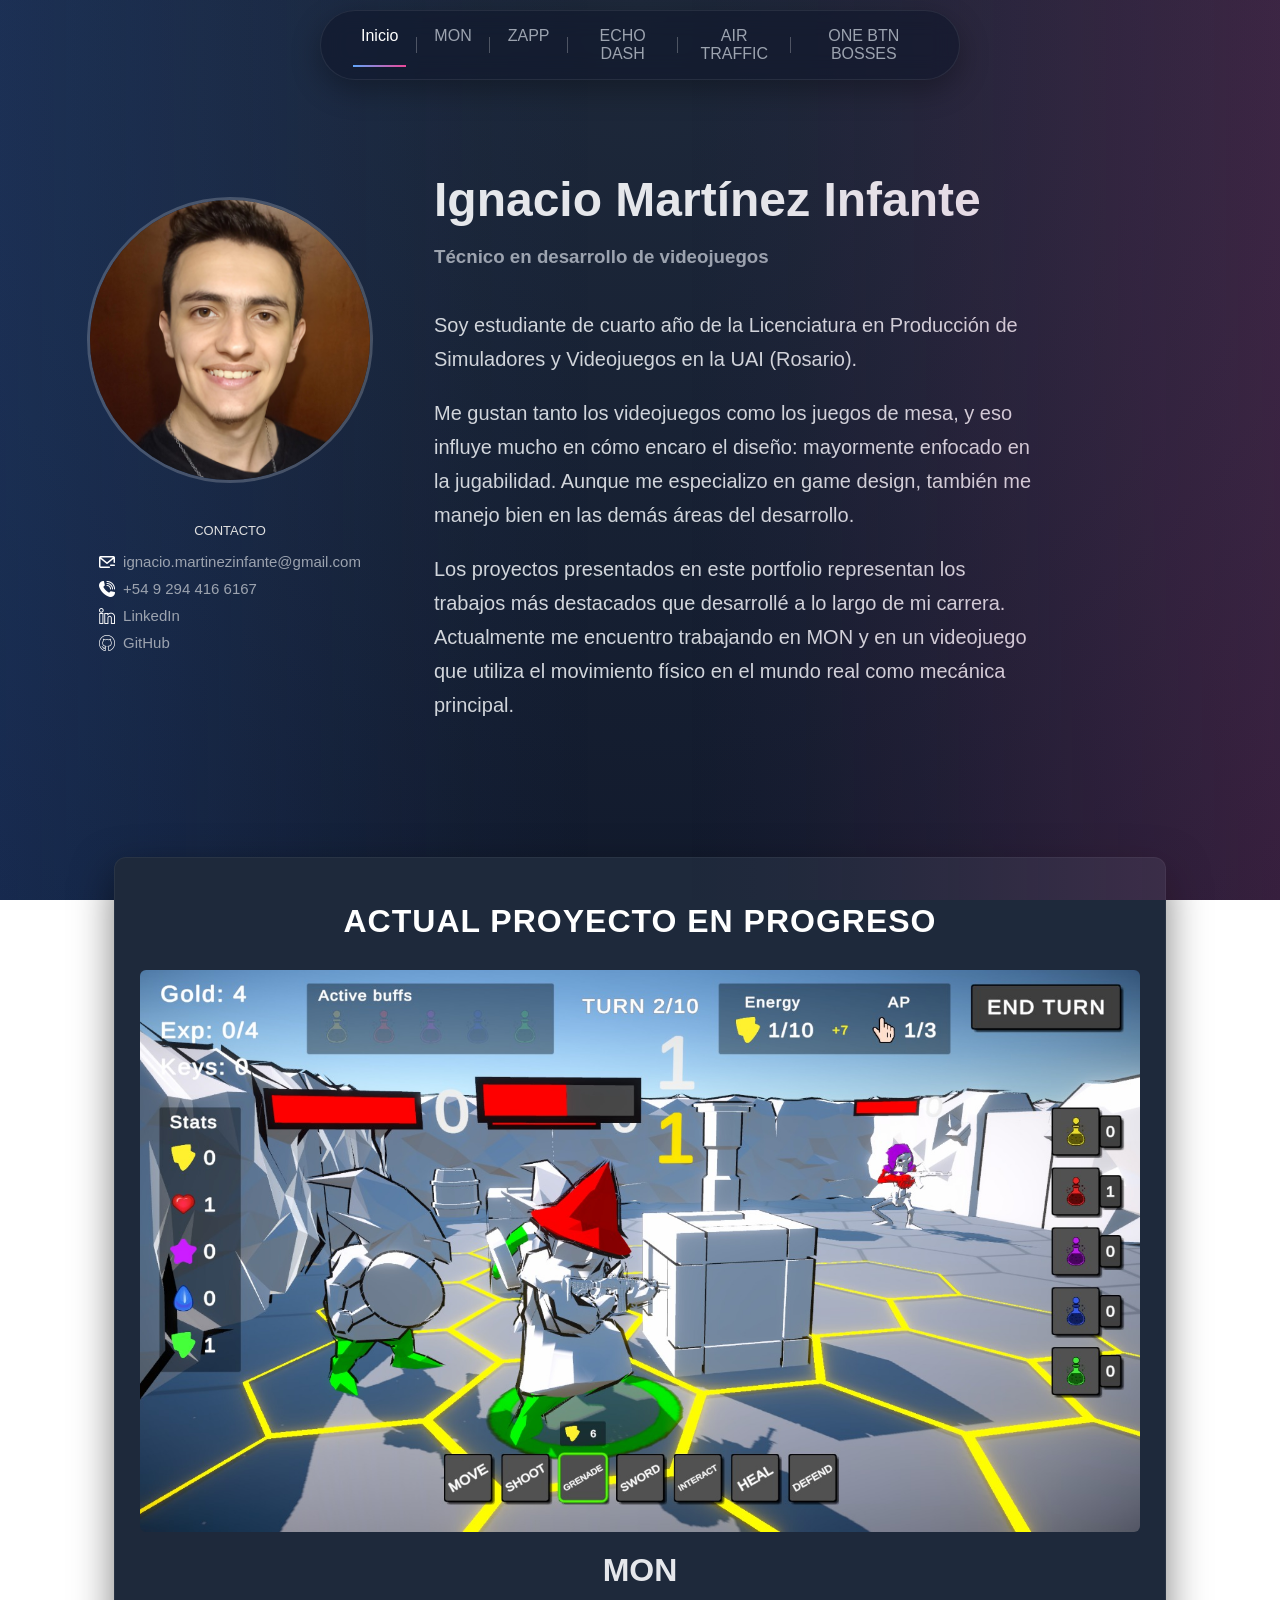
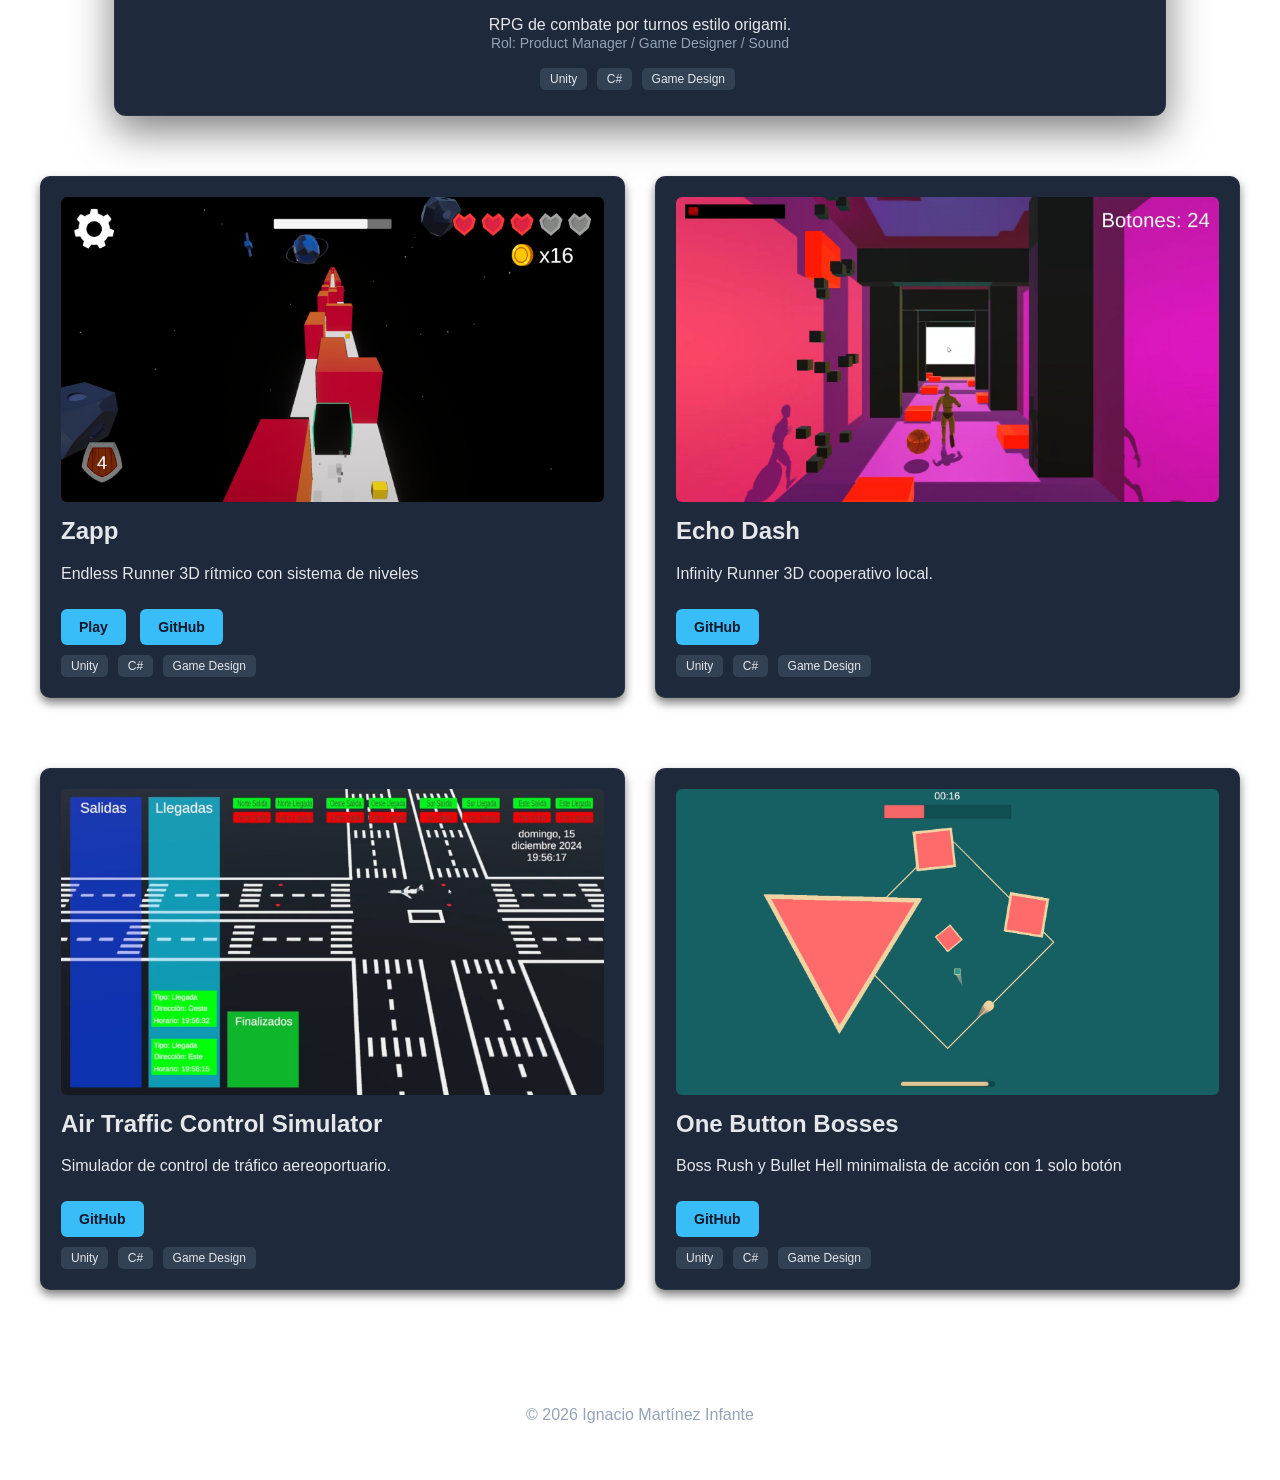
<file: index.html>
<!DOCTYPE html>
<html>

<header class="navbar">

  <nav class="nav-right">
    <a href="index.html">Inicio</a>
    <a href="mon.html">MON</a>
    <a href="zapp.html">ZAPP</a>
    <a href="echodash.html">ECHO DASH</a>
    <a href="airtraffic.html">AIR TRAFFIC</a>
    <a href="onebtnbosses.html">ONE BTN BOSSES</a>
  </nav>

</header>

<head>
  <meta charset="UTF-8">
  <title>Ignacio Martínez Infante | Game Designer</title>
  <link rel="stylesheet" href="style.css">
</head>

<body>

<section class="profile">

  <div class="profile-container">

  <!-- IZQUIERDA -->
  <div class="profile-left">
    <img src="./images/foto perfil.png" class="foto-perfil" alt="Foto de Ignacio">

    <div class="contacto">
      <span>Contacto</span>

      <p>
        <img src="./icons/email.png" class="icono">
        ignacio.martinezinfante@gmail.com
      </p>

      <p>
        <img src="./icons/telefono.png" class="icono">
        +54 9 294 416 6167
      </p>

      <a href="https://www.linkedin.com/in/ignacio-martinez-infante-5350ba330/" target="_blank">
        <img src="./icons/linkedin.png" class="icono">
        LinkedIn
      </a>

      <a href="https://github.com/IgnacioMartinezInfante" target="_blank">
        <img src="./icons/github.png" class="icono">
        GitHub
      </a>
    </div>
  </div>

    <!-- DERECHA -->
    <div class="profile-right">
      <h1>Ignacio Martínez Infante</h1>
      <h3>Técnico en desarrollo de videojuegos</h3>

      <p>
        Soy estudiante de cuarto año de la Licenciatura en Producción de Simuladores y 
        Videojuegos en la UAI (Rosario).
      </p>
      <p>
      Me gustan tanto los videojuegos como los juegos de mesa, y eso influye mucho en 
      cómo encaro el diseño: mayormente enfocado en la jugabilidad. Aunque me especializo 
      en game design, también me manejo bien en las demás áreas del desarrollo.
      </p>
      <p>
        Los proyectos presentados en este portfolio representan los trabajos más destacados 
        que desarrollé a lo largo de mi carrera. Actualmente me encuentro trabajando en MON 
        y en un videojuego que utiliza el movimiento físico en el mundo real como mecánica 
        principal.
      </p>
    </div>

  </div>

</section>
<!-- MON -->
<section class="featured">

  <h2 class="featured-title">Actual proyecto en progreso</h2>
  <div class="project-video" data-video="p3_F_MoiJwk">
    <img src="./images/mon.jpg.jpeg" alt="MON gameplay">
    <div class="video-overlay">
      <div class="play-button">▶ Play</div>
    </div>
  </div>

  <h2>MON</h2>
  <p>
RPG de combate por turnos estilo origami.<br>
<span class="role">Rol: Product Manager / Game Designer / Sound</span>
</p>

<div class="tags">
  <span>Unity</span>
  <span>C#</span>
  <span>Game Design</span>
</div>

</section>

<section class="projects">

  <!-- ZAPP -->
  <div class="project">

    <div class="project-video" data-video="TJqVdV2H6YE">
      <img src="./images/zapp.jpg.jpeg" alt="Zapp gameplay">
      <div class="video-overlay">
        <div class="play-button">▶ Play</div>
      </div>
    </div>

    <h2>Zapp</h2>
    <p>Endless Runner 3D rítmico con sistema de niveles</p>

    <div class="buttons">
      <a href="https://trickpoint-studio.itch.io/zapp/">Play</a>
      <a href="https://github.com/">GitHub</a>
    </div>

    <div class="tags">
  <span>Unity</span>
  <span>C#</span>
  <span>Game Design</span>
</div>

  </div>


  <!-- Echo Dash -->
  <div class="project">

    <div class="project-video" data-video="pD_UI7ppuJA">
      <img src="./images/echodash.jpg.jpeg" alt="Echo Dash gameplay">
      <div class="video-overlay">
        <div class="play-button">▶ Play</div>
      </div>
    </div>

    <h2>Echo Dash</h2>
    <p>Infinity Runner 3D cooperativo local.</p>

    <div class="buttons">
      <a href="https://github.com/">GitHub</a>
    </div>

    <div class="tags">
  <span>Unity</span>
  <span>C#</span>
  <span>Game Design</span>
</div>

  </div>


  <!-- Air Traffic -->
  <div class="project">

    <div class="project-video" data-video="PeXHP9LTN0c">
      <img src="./images/airtraffic.jpg.jpeg" alt="Air Traffic Control Simulator">
      <div class="video-overlay">
        <div class="play-button">▶ Play</div>
      </div>
    </div>

    <h2>Air Traffic Control Simulator</h2>
    <p>Simulador de control de tráfico aereoportuario.</p>

    <div class="buttons">
      <a href="https://github.com/">GitHub</a>
    </div>

    <div class="tags">
  <span>Unity</span>
  <span>C#</span>
  <span>Game Design</span>
</div>

  </div>

  <!-- Onne Button Bosses -->
  <div class="project">

    <div class="project-video" data-video="hSX-S9ooyG8">
      <img src="./images/One Button Bosses.jpg.jpeg" alt="One Button Bosses gameplay">
      <div class="video-overlay">
        <div class="play-button">▶</div>
      </div>
    </div>

    <h2>One Button Bosses</h2>
    <p>Boss Rush y Bullet Hell minimalista de acción con 1 solo botón</p>

    <div class="buttons">
      <a href="https://github.com/">GitHub</a>
    </div>

    <div class="tags">
  <span>Unity</span>
  <span>C#</span>
  <span>Game Design</span>
</div>

  </div>

</section>

<footer>
  <p>© 2026 Ignacio Martínez Infante</p>
</footer>

<script src="script.js"></script>

</body>
</html>
</file>
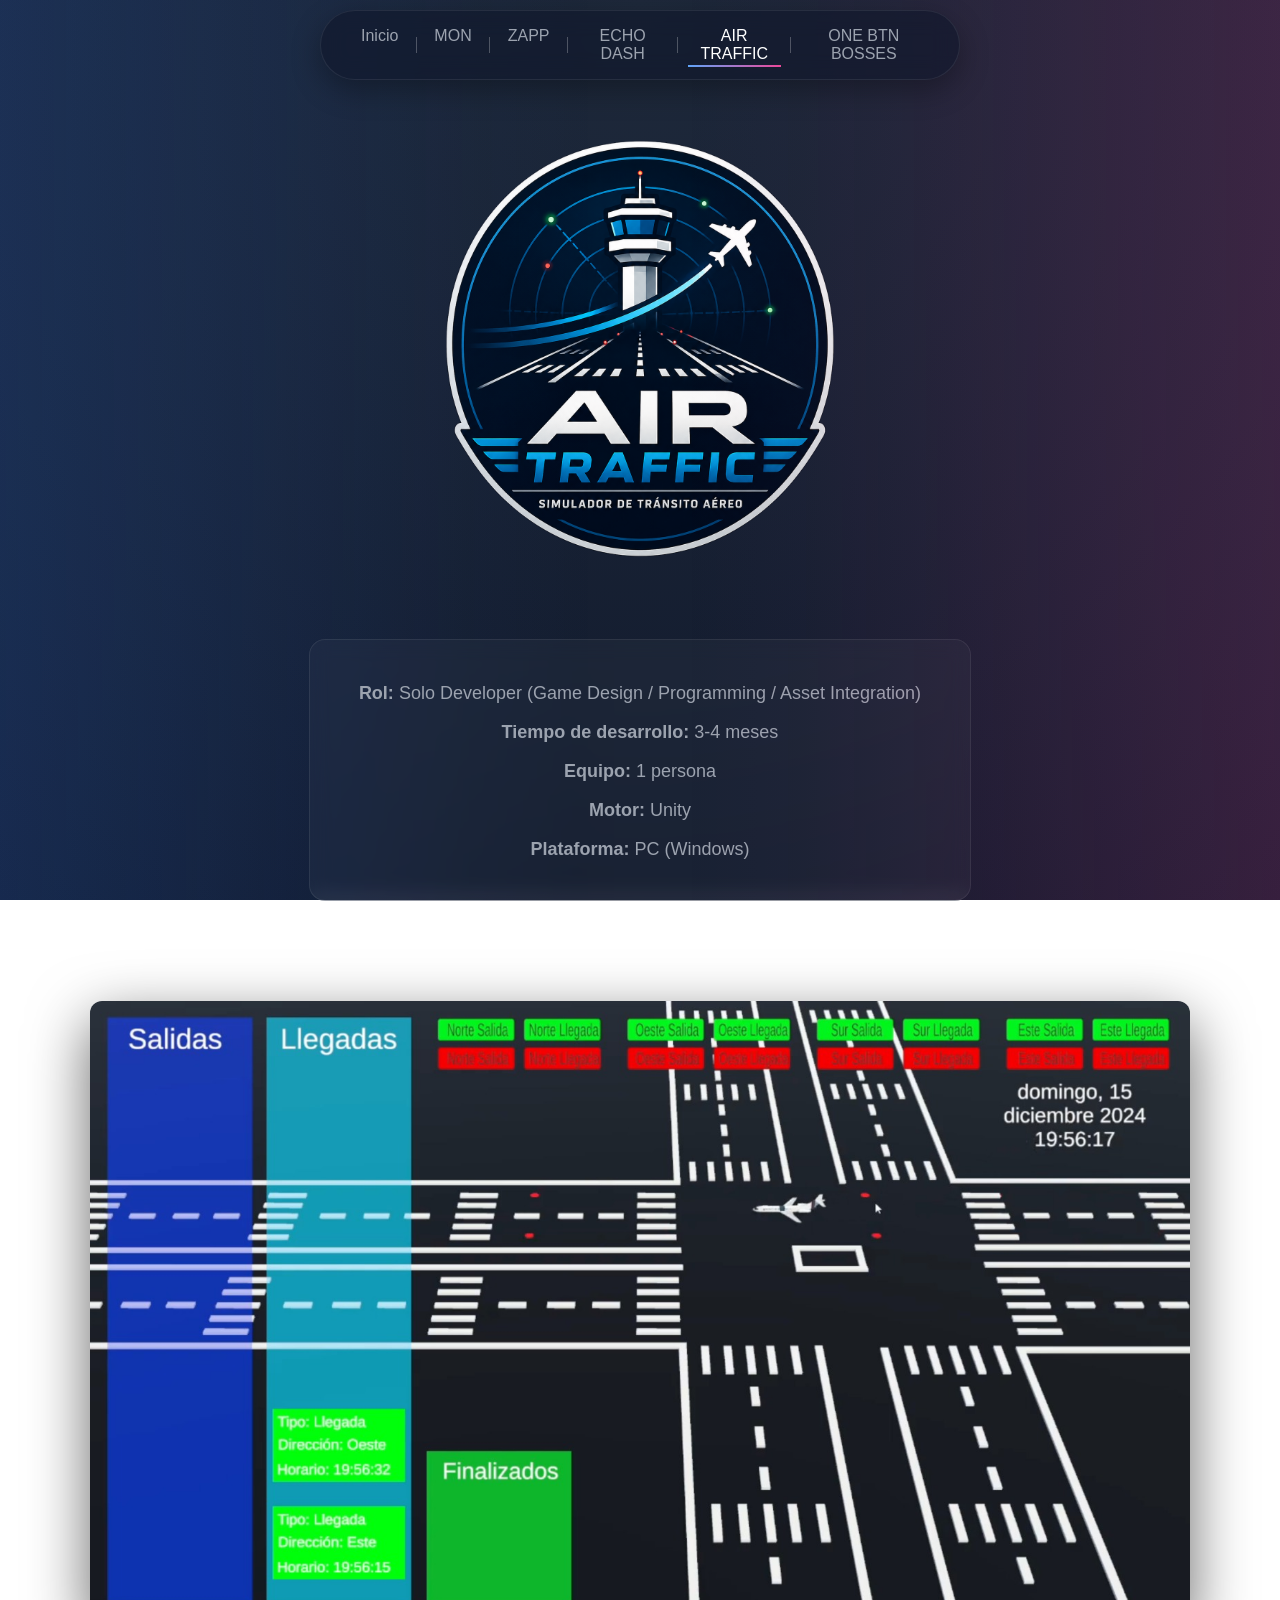
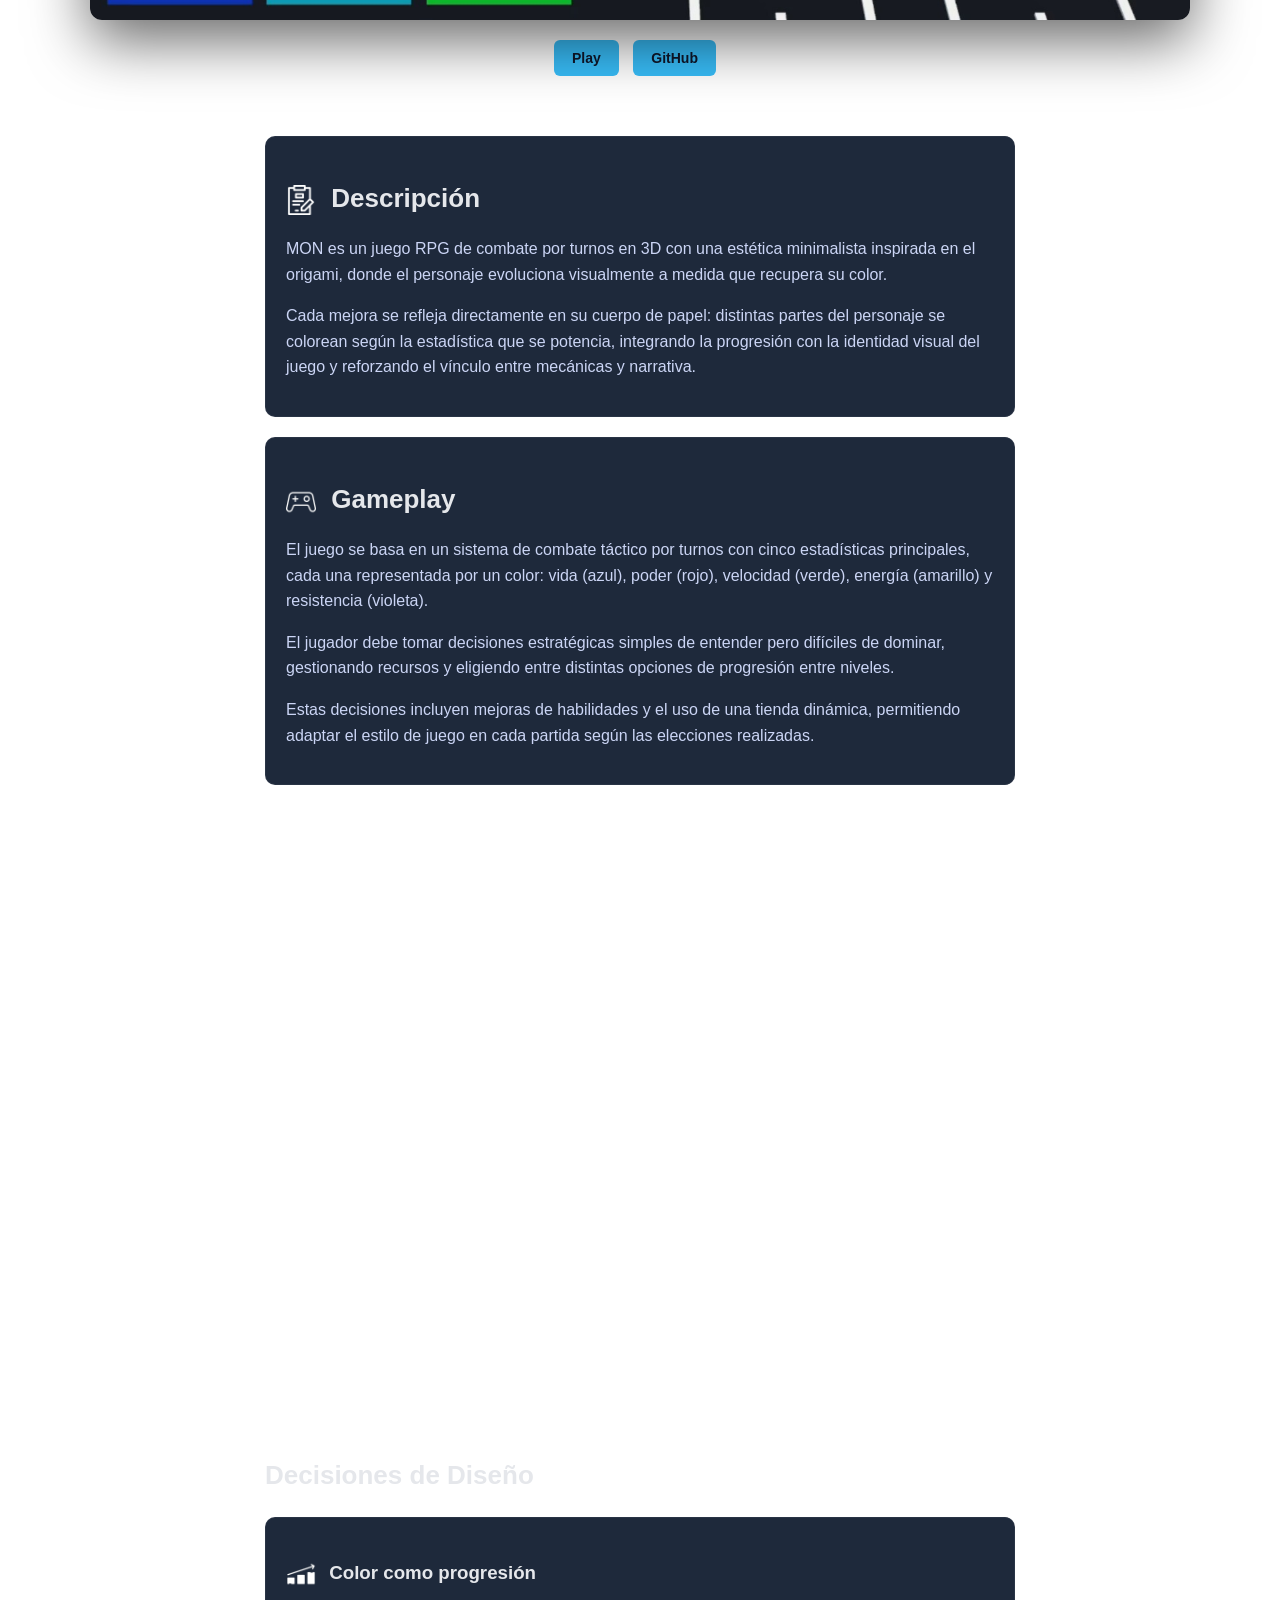
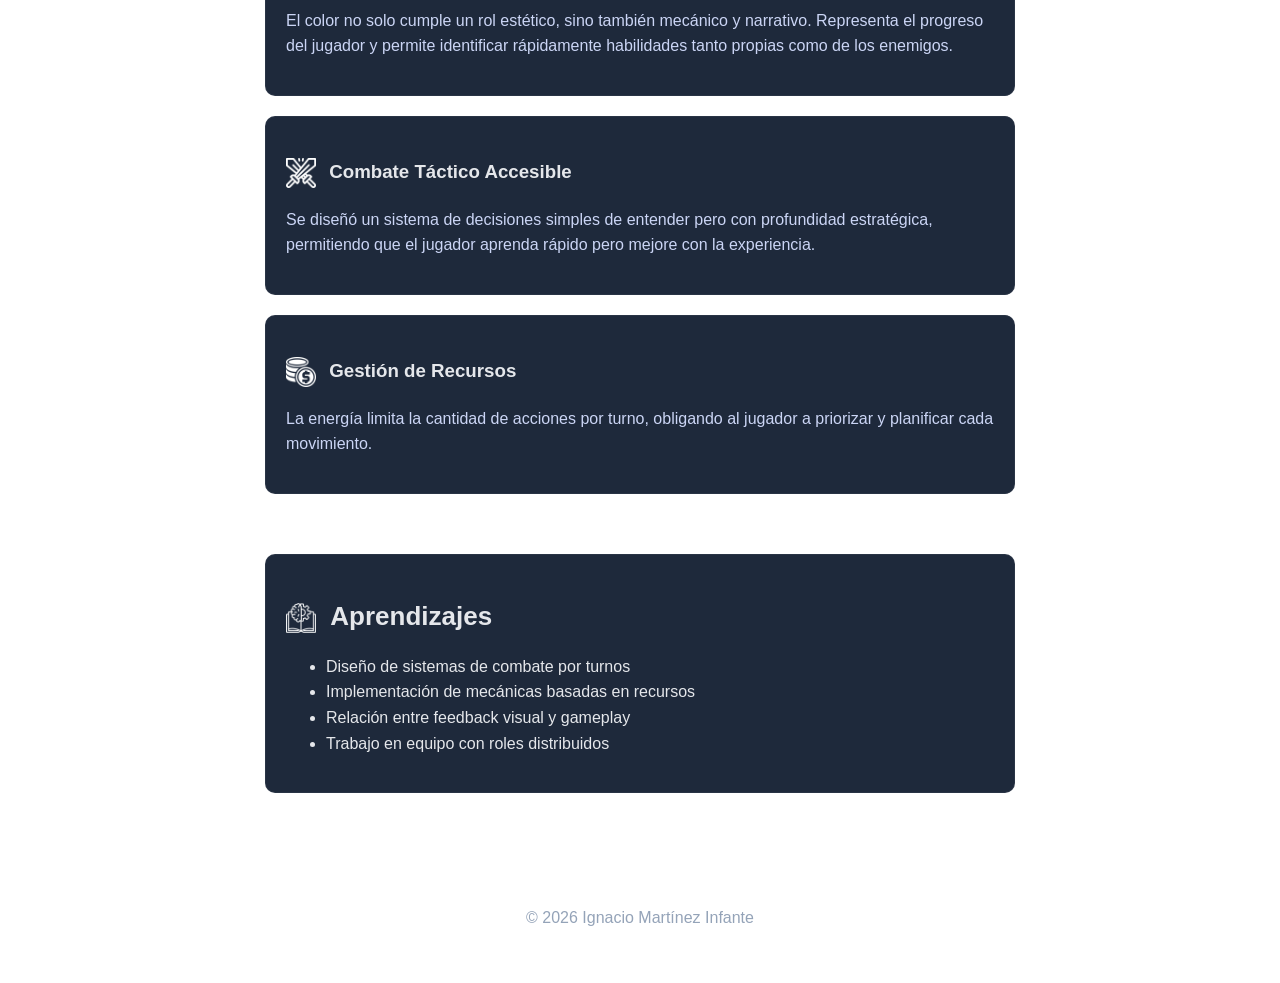
<file: airtraffic.html>
<!DOCTYPE html>
<html>

<header class="navbar">

  <nav class="nav-right">
    <a href="index.html">Inicio</a>
    <a href="mon.html">MON</a>
    <a href="zapp.html">ZAPP</a>
    <a href="echodash.html">ECHO DASH</a>
    <a href="airtraffic.html">AIR TRAFFIC</a>
    <a href="onebtnbosses.html">ONE BTN BOSSES</a>
  </nav>

</header>

<head>
  <meta charset="UTF-8">
  <meta name="viewport" content="width=device-width, initial-scale=1.0">
  <title>MON | Ignacio Martínez Infante</title>
  <link rel="stylesheet" href="style.css">
</head>

<body>

<header>

<img src="./images/air traffic logo.png" class="hero-logo" alt="" style="margin-top: -90px; width: 450px;">

  <div class="project-info" style="margin-top: 10px;">
  <p><strong>Rol:</strong> Solo Developer (Game Design / Programming / Asset Integration)</p>
  <p><strong>Tiempo de desarrollo:</strong> 3-4 meses</p>
  <p><strong>Equipo:</strong> 1 persona</p>
  <p><strong>Motor:</strong> Unity</p>
  <p><strong>Plataforma:</strong> PC (Windows)</p>
</div>
</header>

<!-- VIDEO GRANDE -->
<section class="project-page">

  <div class="project-video" data-video="PeXHP9LTN0c">
    <img src="./images/airtraffic.jpg.jpeg" alt="Air Traffic Control Simulator">
    <div class="video-overlay">
      <div class="play-button">▶ Play</div>
    </div>
  </div>

  <div class="buttons">
    <a href="#">Play</a>
    <a href="https://github.com/IgnacioMartinezInfante/Simuladores_Final" target="_blank" >GitHub</a>
  </div>

</section>

<!-- DESCRIPCIÓN -->
<section class="project-content">

  <div class="design-block">
  <h2>
    <img src="icons/descripcion.png" class="icon">
    Descripción
  </h2>
<p>
  MON es un juego RPG de combate por turnos en 3D con una estética minimalista inspirada en el origami,
  donde el personaje evoluciona visualmente a medida que recupera su color.
</p>

<p>
  Cada mejora se refleja directamente en su cuerpo de papel: distintas partes del personaje
  se colorean según la estadística que se potencia, integrando la progresión con la identidad visual
  del juego y reforzando el vínculo entre mecánicas y narrativa.
</p>
</div>

  <div class="design-block">
  <h2>
    <img src="icons/gameplay.png" class="icon">
    Gameplay
  </h2>
<p>
  El juego se basa en un sistema de combate táctico por turnos con cinco estadísticas principales,
  cada una representada por un color: vida (azul), poder (rojo), velocidad (verde),
  energía (amarillo) y resistencia (violeta).
</p>

<p>
  El jugador debe tomar decisiones estratégicas simples de entender pero difíciles de dominar,
  gestionando recursos y eligiendo entre distintas opciones de progresión entre niveles.
</p>

<p>
  Estas decisiones incluyen mejoras de habilidades y el uso de una tienda dinámica,
  permitiendo adaptar el estilo de juego en cada partida según las elecciones realizadas.
</p>
  </div>

</section>

<!-- IMÁGENES
<section class="project-gallery">

  <img src="./images/mon logo.jpg.jpeg">
  <img src="./images/mon play1.jpg.jpeg">
  <img src="./images/mon play2.jpg.jpeg">
  <img src="./images/mon store.jpg.jpeg">

</section>-->

<section class="project-gallery">

  <video autoplay muted loop playsinline>
    <source src="./videos/air traffic 1.mp4" type="video/mp4">
  </video>

  <video autoplay muted loop playsinline>
    <source src="./videos/air traffic 2.mp4" type="video/mp4">
  </video>

  <video autoplay muted loop playsinline>
    <source src="./videos/air traffic 3.mp4" type="video/mp4">
  </video>

  <video autoplay muted loop playsinline>
    <source src="./videos/air traffic 4.mp4" type="video/mp4">
  </video>

</section>

<!-- DECISIONES DE DISEÑO -->
<section class="project-content">

  <h2>Decisiones de Diseño</h2>

<div class="design-block">

 <h3>
  <img src="icons/progreso.png" class="icon">
  Color como progresión
</h3>
  <p>
    El color no solo cumple un rol estético, sino también mecánico y narrativo.
    Representa el progreso del jugador y permite identificar rápidamente habilidades
    tanto propias como de los enemigos.
  </p>
</div>

<div class="design-block">
  <h3> 
    <img src="icons/combate.png" class="icon">
    Combate Táctico Accesible 
  </h3>
  <p>
    Se diseñó un sistema de decisiones simples de entender pero con profundidad estratégica,
    permitiendo que el jugador aprenda rápido pero mejore con la experiencia.
  </p>
</div>

<div class="design-block">
  <h3>
    <img src="icons/recursos.png" class="icon"> 
    Gestión de Recursos</h3>
  <p>
    La energía limita la cantidad de acciones por turno, obligando al jugador a priorizar
    y planificar cada movimiento.
  </p>
</div>

</section>

<!-- APRENDIZAJES -->
<section class="project-content">

  <div class="design-block">
  <h2>
    <img src="icons/aprendizaje.png" class="icon">
    Aprendizajes
  </h2>
<ul>
  <li>Diseño de sistemas de combate por turnos</li>
  <li>Implementación de mecánicas basadas en recursos</li>
  <li>Relación entre feedback visual y gameplay</li>
  <li>Trabajo en equipo con roles distribuidos</li>
</ul>
  </div>

</section>

<footer>
  <p>© 2026 Ignacio Martínez Infante</p>
</footer>

<script src="script.js"></script>


<div id="lightbox" class="lightbox">

  <span class="prev">&#10094;</span>
  <span class="next">&#10095;</span>

  <img class="lightbox-content" id="lightbox-img">
  <video class="lightbox-content" id="lightbox-video" controls></video>

</div>

</body>
</html>
</file>
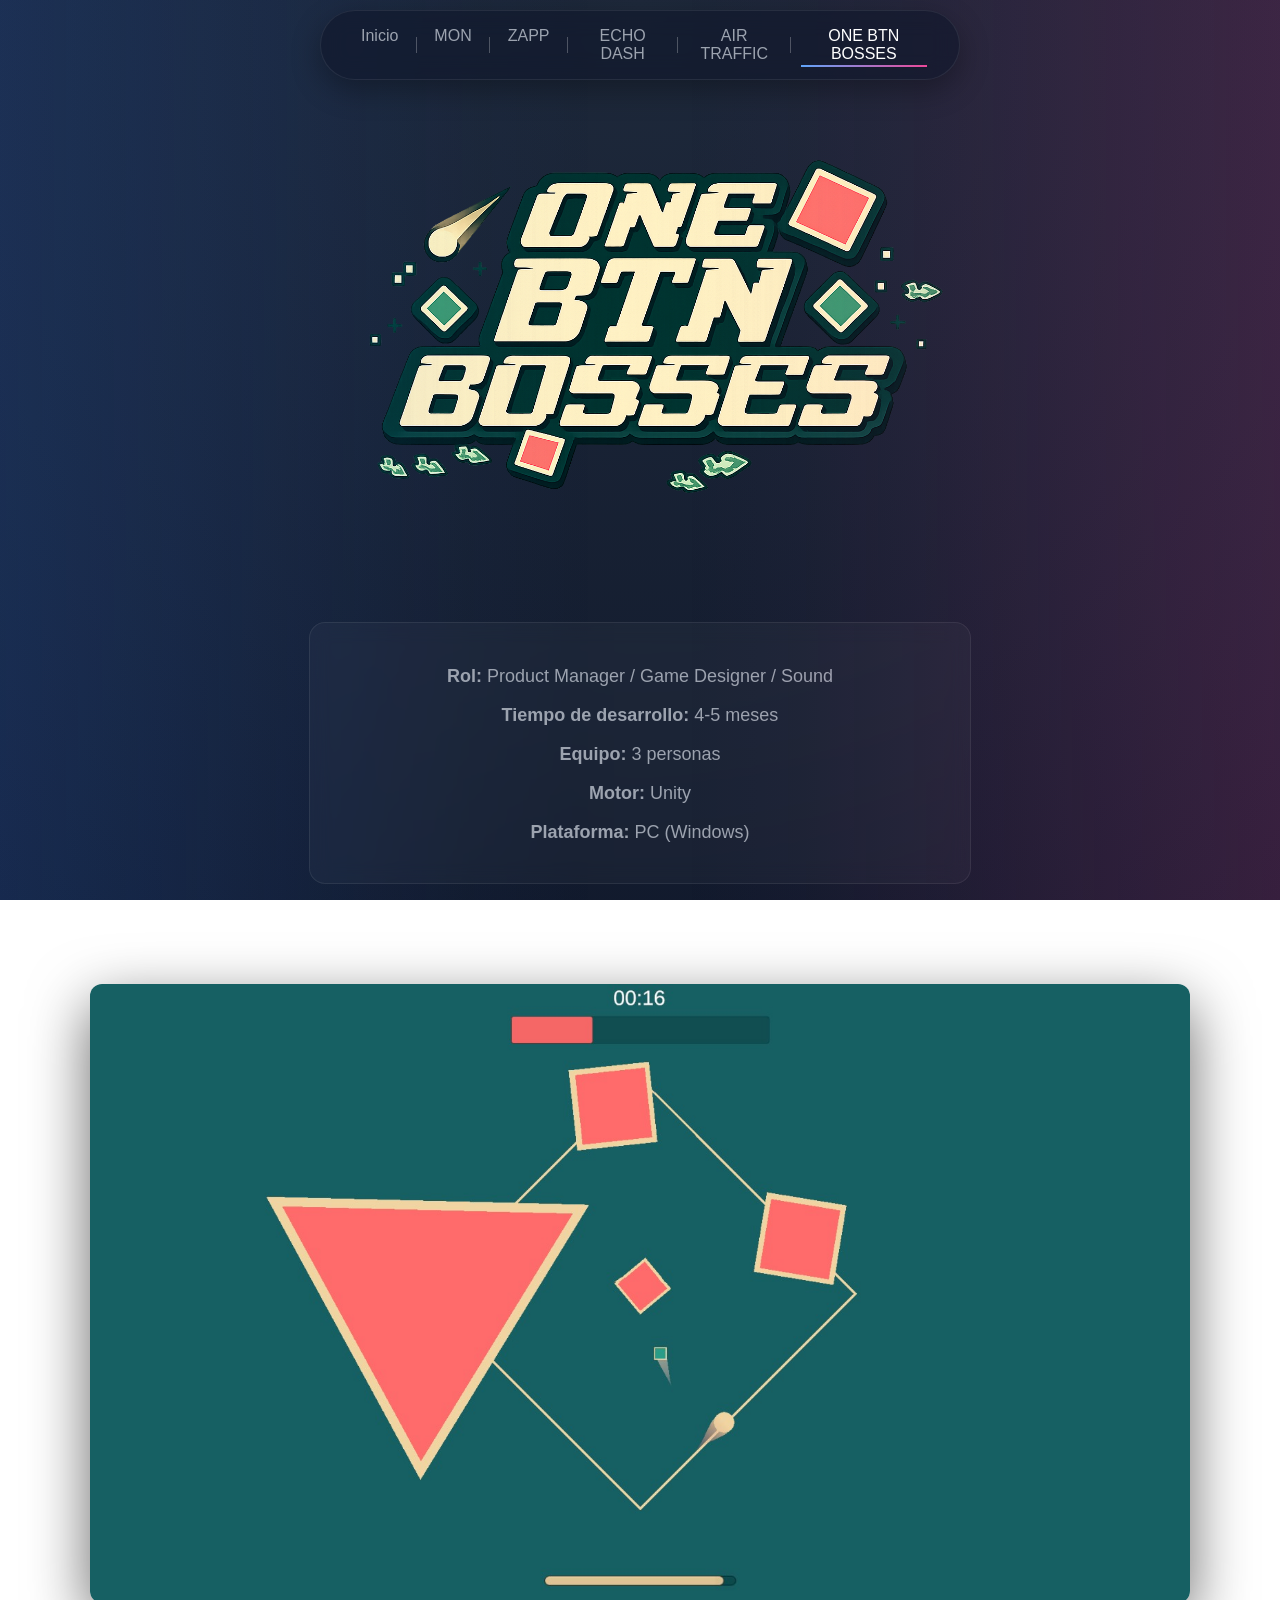
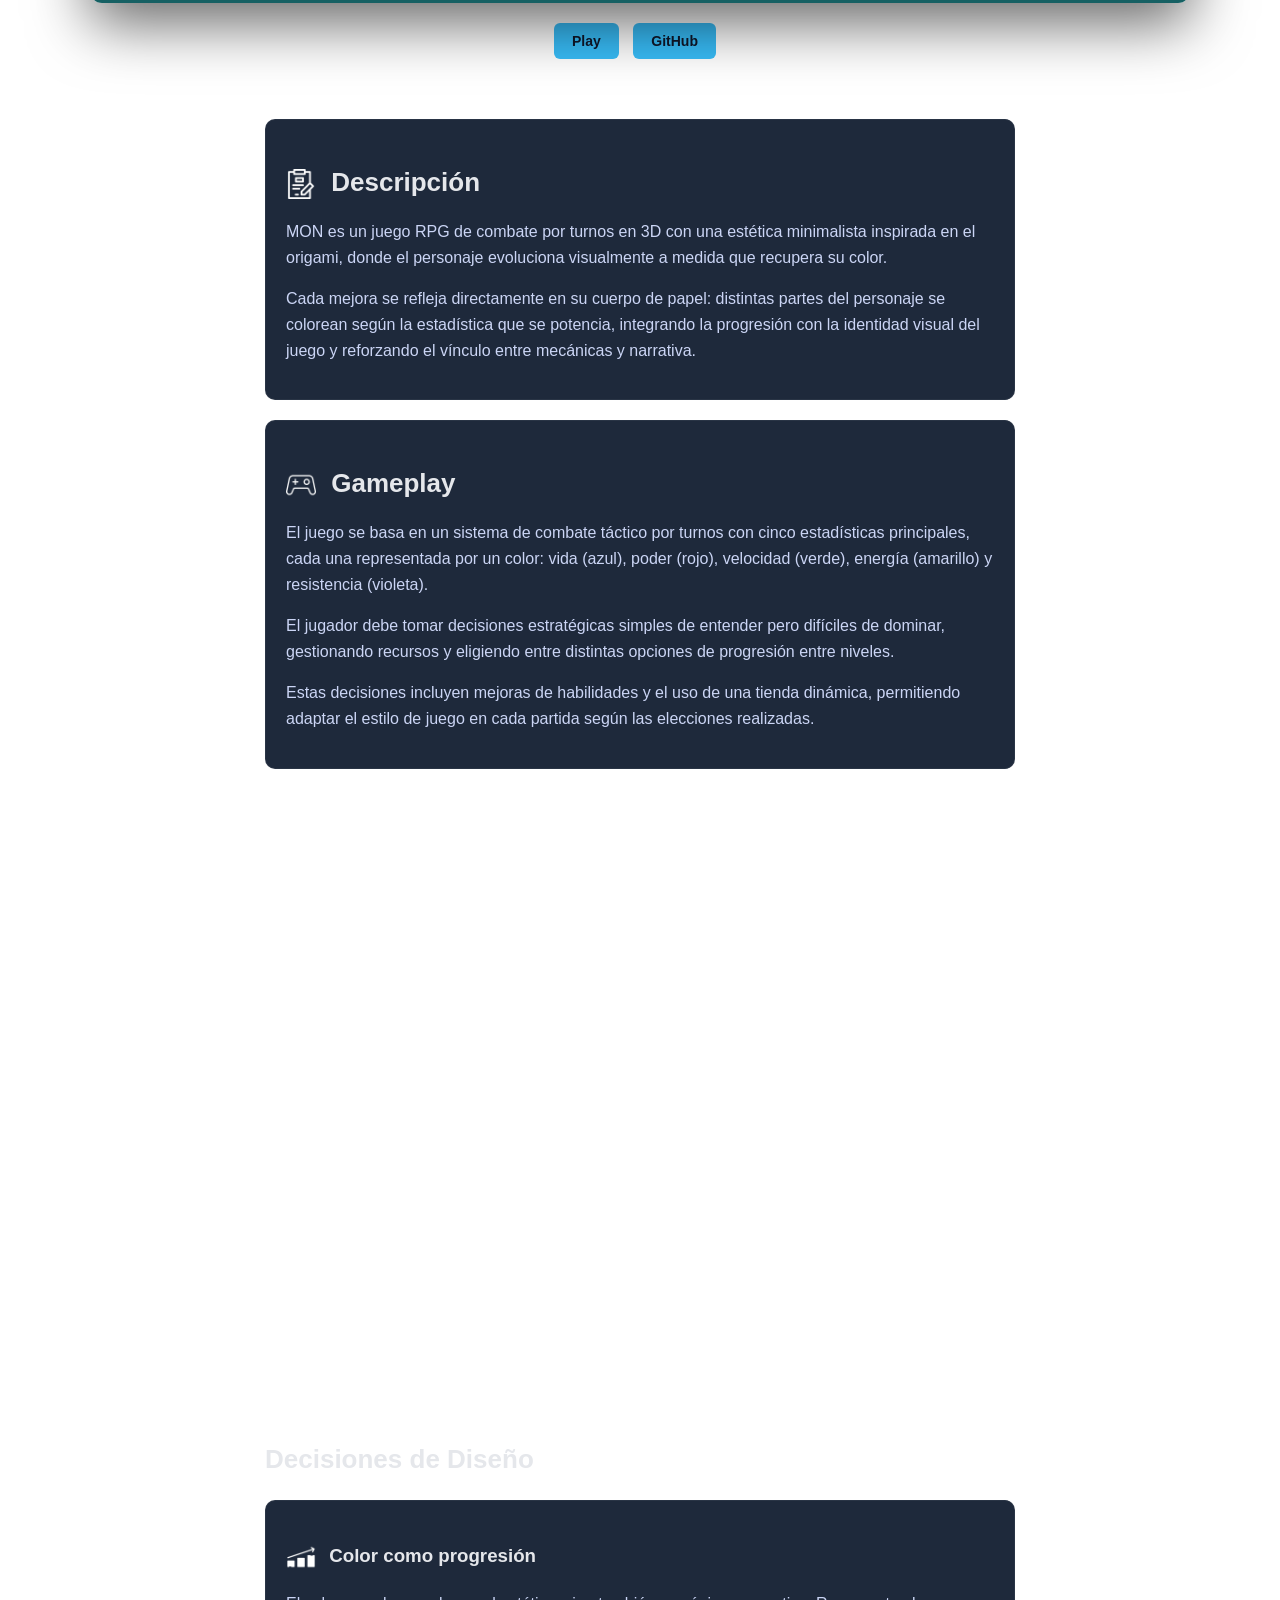
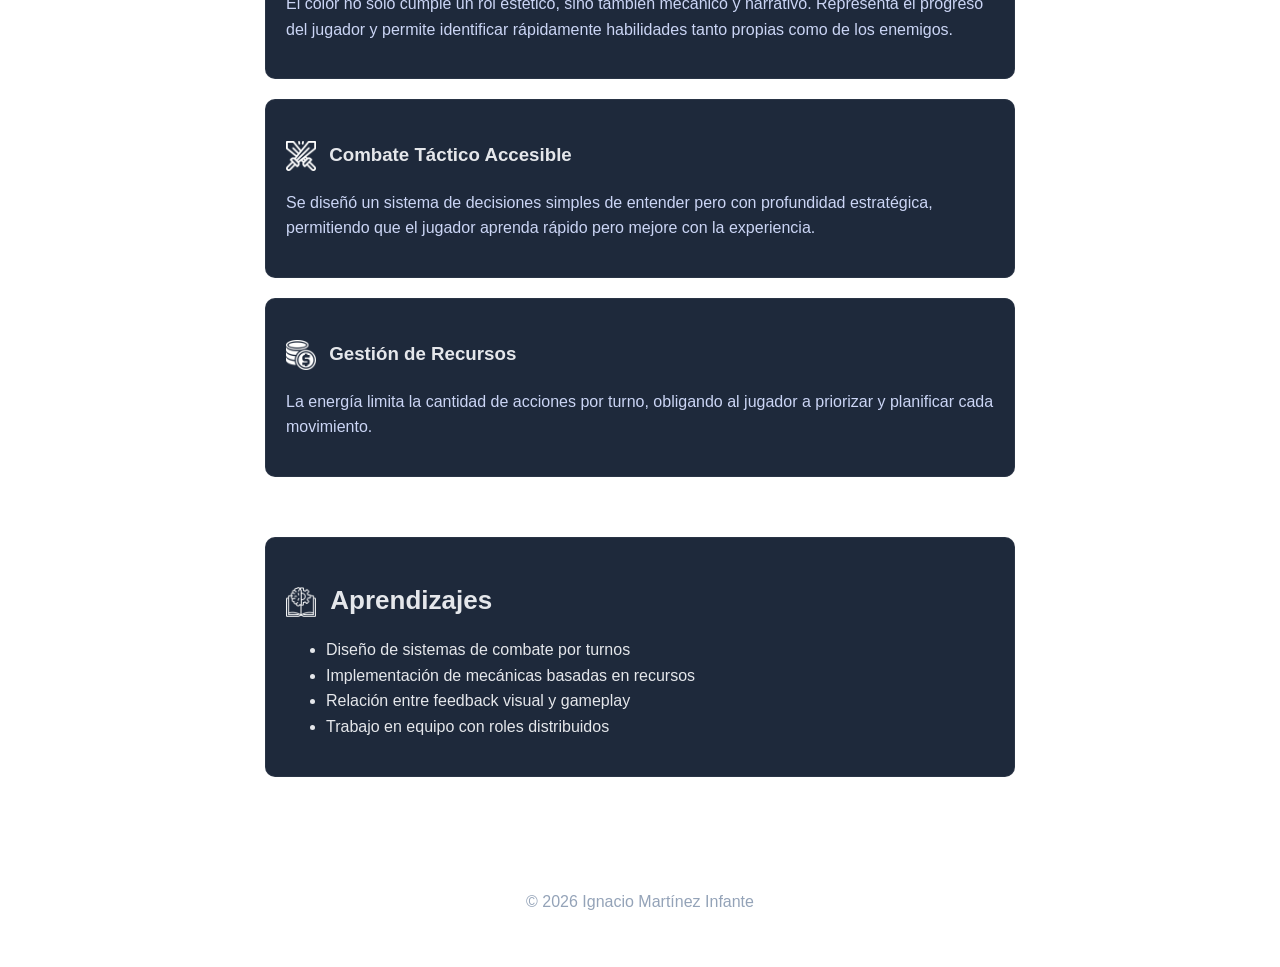
<file: onebtnbosses.html>
<!DOCTYPE html>
<html>

<header class="navbar">

  <nav class="nav-right">
    <a href="index.html">Inicio</a>
    <a href="mon.html">MON</a>
    <a href="zapp.html">ZAPP</a>
    <a href="echodash.html">ECHO DASH</a>
    <a href="airtraffic.html">AIR TRAFFIC</a>
    <a href="onebtnbosses.html">ONE BTN BOSSES</a>
  </nav>

</header>

<head>
  <meta charset="UTF-8">
  <meta name="viewport" content="width=device-width, initial-scale=1.0">
  <title>MON | Ignacio Martínez Infante</title>
  <link rel="stylesheet" href="style.css">
</head>

<body>

<header>

<img src="./images/one btn bosses logo.png" class="hero-logo" alt="" style="margin-top: -150px; width: 800px;">

  <div class="project-info" style="margin-top: -30px;">
  <p><strong>Rol:</strong> Product Manager / Game Designer / Sound</p>
  <p><strong>Tiempo de desarrollo:</strong> 4-5 meses</p>
  <p><strong>Equipo:</strong> 3 personas</p>
  <p><strong>Motor:</strong> Unity</p>
  <p><strong>Plataforma:</strong> PC (Windows)</p>
</div>
</header>

<!-- VIDEO GRANDE -->
<section class="project-page">

  <div class="project-video" data-video="hSX-S9ooyG8">
      <img src="./images/One Button Bosses.jpg.jpeg" alt="One Button Bosses gameplay">
    <div class="video-overlay">
      <div class="play-button">▶ Play</div>
    </div>
  </div>

  <div class="buttons">
    <a href="#">Play</a>
    <a href="https://github.com/Santiacosta74/OneBtnBossesClone" target="_blank" >GitHub</a>
  </div>

</section>

<!-- DESCRIPCIÓN -->
<section class="project-content">

  <div class="design-block">
  <h2>
    <img src="icons/descripcion.png" class="icon">
    Descripción
  </h2>
<p>
  MON es un juego RPG de combate por turnos en 3D con una estética minimalista inspirada en el origami,
  donde el personaje evoluciona visualmente a medida que recupera su color.
</p>

<p>
  Cada mejora se refleja directamente en su cuerpo de papel: distintas partes del personaje
  se colorean según la estadística que se potencia, integrando la progresión con la identidad visual
  del juego y reforzando el vínculo entre mecánicas y narrativa.
</p>
</div>

  <div class="design-block">
  <h2>
    <img src="icons/gameplay.png" class="icon">
    Gameplay
  </h2>
<p>
  El juego se basa en un sistema de combate táctico por turnos con cinco estadísticas principales,
  cada una representada por un color: vida (azul), poder (rojo), velocidad (verde),
  energía (amarillo) y resistencia (violeta).
</p>

<p>
  El jugador debe tomar decisiones estratégicas simples de entender pero difíciles de dominar,
  gestionando recursos y eligiendo entre distintas opciones de progresión entre niveles.
</p>

<p>
  Estas decisiones incluyen mejoras de habilidades y el uso de una tienda dinámica,
  permitiendo adaptar el estilo de juego en cada partida según las elecciones realizadas.
</p>
  </div>

</section>

<!-- IMÁGENES
<section class="project-gallery">

  <img src="./images/mon logo.jpg.jpeg">
  <img src="./images/mon play1.jpg.jpeg">
  <img src="./images/mon play2.jpg.jpeg">
  <img src="./images/mon store.jpg.jpeg">

</section>-->

<section class="project-gallery">

  <video autoplay muted loop playsinline>
    <source src="./videos/one button bosses 0.mp4" type="video/mp4">
  </video>

  <video autoplay muted loop playsinline>
    <source src="./videos/one btn bosses 1.mp4" type="video/mp4">
  </video>

  <video autoplay muted loop playsinline>
    <source src="./videos/one btn bosses 2.mp4" type="video/mp4">
  </video>

  <video autoplay muted loop playsinline>
    <source src="./videos/one btn bosses 3.mp4" type="video/mp4">
  </video>

</section>

<!-- DECISIONES DE DISEÑO -->
<section class="project-content">

  <h2>Decisiones de Diseño</h2>

<div class="design-block">

 <h3>
  <img src="icons/progreso.png" class="icon">
  Color como progresión
</h3>
  <p>
    El color no solo cumple un rol estético, sino también mecánico y narrativo.
    Representa el progreso del jugador y permite identificar rápidamente habilidades
    tanto propias como de los enemigos.
  </p>
</div>

<div class="design-block">
  <h3> 
    <img src="icons/combate.png" class="icon">
    Combate Táctico Accesible 
  </h3>
  <p>
    Se diseñó un sistema de decisiones simples de entender pero con profundidad estratégica,
    permitiendo que el jugador aprenda rápido pero mejore con la experiencia.
  </p>
</div>

<div class="design-block">
  <h3>
    <img src="icons/recursos.png" class="icon"> 
    Gestión de Recursos</h3>
  <p>
    La energía limita la cantidad de acciones por turno, obligando al jugador a priorizar
    y planificar cada movimiento.
  </p>
</div>

</section>

<!-- APRENDIZAJES -->
<section class="project-content">

  <div class="design-block">
  <h2>
    <img src="icons/aprendizaje.png" class="icon">
    Aprendizajes
  </h2>
<ul>
  <li>Diseño de sistemas de combate por turnos</li>
  <li>Implementación de mecánicas basadas en recursos</li>
  <li>Relación entre feedback visual y gameplay</li>
  <li>Trabajo en equipo con roles distribuidos</li>
</ul>
  </div>

</section>

<footer>
  <p>© 2026 Ignacio Martínez Infante</p>
</footer>

<script src="script.js"></script>


<div id="lightbox" class="lightbox">

  <span class="prev">&#10094;</span>
  <span class="next">&#10095;</span>

  <img class="lightbox-content" id="lightbox-img">
  <video class="lightbox-content" id="lightbox-video" controls></video>

</div>

</body>
</html>
</file>
<file: style.css>
body {
  margin: 0;
  font-family: Arial, Helvetica, sans-serif;
  color: #e5e7eb;

  background: radial-gradient(circle at top, #1e293b, #0f172a);
  background-attachment: fixed;

  padding-top: 80px;
}

/* GLOW LATERAL */
body::before,
body::after {
  content: "";
  position: fixed;
  top: 0;
  width: 300px;
  height: 100%;
  pointer-events: none;
  z-index: 0;
}

/* IZQUIERDA */
body::before {
  left: 0;
  width: 600px; /* más ancho */

  background: linear-gradient(
    to right,
    rgba(59, 130, 246, 0.18) 0%,
    rgba(59, 130, 246, 0.12) 30%,
    rgba(59, 130, 246, 0.06) 60%,
    rgba(59, 130, 246, 0.02) 80%,
    transparent 100%
  );
}

body::after {
  right: 0;
  width: 600px;

  background: linear-gradient(
    to left,
    rgba(236, 72, 153, 0.18) 00%,
    rgba(236, 72, 153, 0.12) 30%,
    rgba(236, 72, 153, 0.06) 60%,
    rgba(236, 72, 153, 0.02) 80%,
    transparent 100%
  );
}

header {
  text-align: center;
  padding-top: clamp(100px, 15vh, 160px);
  padding-bottom: 40px;
  padding-left: 20px;
  padding-right: 20px;
}

header h1 {
  font-size: clamp(28px, 4vw, 48px);
  margin-bottom: 10px;
}

header p {
  font-size: clamp(14px, 1.5vw, 18px);
  color: #9ca3af;
  margin-bottom: 15px;
}

.links {
  display: flex;
  justify-content: center;
  gap: 20px;
}

.links a {
  margin: 0 10px;
  color: #38bdf8;
  text-decoration: none;
}

.about {
  max-width: 800px;
  margin: 40px auto;
  padding: 0 20px;
  text-align: center;
}

.about h2 {
  margin-bottom: 10px;
}

/* SECCIÓN PRINCIPAL */

.profile {
  padding: 80px 20px;
  display: flex;
  justify-content: center;
}

/* CONTENEDOR */

.profile-container {
  display: flex;
  gap: clamp(30px, 5vw, 80px);
  margin-top: 2px;
  max-width: 1100px;
  width: 100%;
  align-items: center;
}

/* IZQUIERDA */

.profile-left {
  display: flex;
  flex-direction: column;
  align-items: center;
  width: 280px;
}

.foto-perfil {
  margin-top: -50px;
  width: 280px;
  height: 280px;
  object-fit: cover;
  border-radius: 50%;
  border: 3px solid rgba(255,255,255,0.2);
  margin-bottom: 20px;
}

/* CONTACTO */

.contacto span {
  font-size: 13px;
  text-transform: uppercase;
  color: #e0e0e0;
  margin-bottom: 5px;
  text-align: center;
}

.contacto {
  display: flex;
  flex-direction: column;
  gap: 10px;
  margin-top: 20px;
}

.contacto p,
.contacto a {
  margin: 0;
  display: flex;
  align-items: center;
  gap: 8px;
}

.contacto p,
.contacto a {
  text-decoration: none;
  color: #9ca3af;
  font-size: 15px;
  transition: all 0.2s ease;
}

.contacto a:hover {
  color: white;
  transform: translateX(5px);
}

.icono {
  width: 16px;
  height: 16px;
  flex-shrink: 0;
  filter: brightness(0) invert(1);
}

/* DERECHA */

.profile-right {
  max-width: 600px;
}

.profile-right h1 {
  font-size: clamp(28px, 4vw, 48px);
  margin-top: 10px;
  margin-bottom: 5px;
}

.profile-right h3 {
  color: #9ca3af;
  margin-bottom: 40px;
}

.profile-right p {
  font-size: clamp(18px, 1.6vw, 20px);
  font-weight: 300;
  line-height: 1.7;
  max-width: 650px;
  color: #d1d5db; /* un poquito más claro */
  margin-bottom: 15px;
}

.projects {
  max-width: 1200px;
  margin: auto;
  padding: 20px;

  display: grid;
  grid-template-columns: 1fr;
  gap: 30px;
}

@media (min-width: 768px) {
  .projects {
    grid-template-columns: 1fr 1fr;
  }
}

.project {
  background: #1e293b;
  padding: 20px;
  margin-bottom: 40px;
  border-radius: 10px;
  transition: transform 0.2s, box-shadow 0.2s;
  border: 1px solid rgba(255,255,255,0.05);
  box-shadow: 0 5px 10px rgba(0,0,0,0.5);
}

.project:hover {
  transform: translateY(-4px);
  box-shadow: 0 20px 40px rgba(0,0,0,0.4);
}

.project h2 {
  margin-top: 15px;
}

.buttons {
  margin-top: 10px;
}

.buttons a {
  display: inline-block;
  margin: 10px 10px 0 0;
  padding: 10px 18px;
  background: #38bdf8;
  color: #0f172a;
  text-decoration: none;
  border-radius: 6px;
  font-size: 14px;
  font-weight: bold;
  transition: transform 0.2s, box-shadow 0.2s;
}

.buttons a:hover {
  transform: translateY(-2px);
  box-shadow: 0 8px 20px rgba(56,189,248,0.4);
}

/* ABOUT */

.about {
  padding: 60px 20px;
  display: flex;
  justify-content: center;
}

.about-container {
  display: flex;
  align-items: center;
  gap: 60px;

  max-width: 900px;
  width: 100%;
}

/* FOTO */
.about-img img {
  width: 160px;
  height: 160px;
  border-radius: 50%;
  object-fit: cover;

  border: 3px solid rgba(255,255,255,0.2);
}

/* TECTO */
.about-text {
  flex: 1;
  text-align: left; /* 🔥 clave */
}

.about-text h2 {
  margin-bottom: 10px;
}

.about-text p {
  color: #9ca3af;
  line-height: 1.6;
}

/* VIDEO */

.project-video {
  position: relative;
  width: 100%;
  aspect-ratio: 16 / 9;
  overflow: hidden;
  border-radius: 6px;
  cursor: pointer;
}

/* imagen */

.project-video img {
  width: 100%;
  height: 100%;
  object-fit: cover;
  transition: transform 0.35s ease;
}

/* zoom al pasar mouse */

.project-video:hover img {
  transform: scale(1.05);
}

/* overlay oscuro */

.video-overlay {
  position: absolute;
  inset: 0;
  display: flex;
  justify-content: center;
  align-items: center;
  background: rgba(0,0,0,0.35);
  opacity: 0;
  transition: opacity 0.25s ease;
}

.project-video:hover .video-overlay {
  opacity: 1;
}

/* botón play */

.play-button {
  font-size: 46px;
  color: white;
  background: #ff0000;
  padding: 14px 20px;
  border-radius: 50%;
  box-shadow: 0 6px 20px rgba(0,0,0,0.5);
}

/* iframe video */

.project-video iframe {
  width: 100%;
  height: 100%;
  border: none;
}

footer {
  text-align: center;
  padding: 40px;
  color: #94a3b8;
}

.featured {
  max-width: 1000px;
  margin: 40px auto;
  padding: 25px;
  background: #1e293b;
  border-radius: 12px;
  box-shadow: 0 15px 40px rgba(0,0,0,0.5);
  text-align: center;
  border: 1px solid rgba(255,255,255,0.05);
  cursor: pointer;
}

.featured-title {
  color: #ffffff;
  font-size: 14px;
  letter-spacing: 1px;
  text-transform: uppercase;
  margin-bottom: 30px;
}

.featured:hover {
  transform: translateY(-14px);
  box-shadow: 20px 60px 100px rgba(0,0,0,0.4);
}

.featured h2 {
  font-size: 32px;
  margin-top: 20px;
}

.role {
  color: #94a3b8;
  font-size: 14px;
}

.tags {
  margin-top: 10px;
}

.tags span {
  display: inline-block;
  background: #334155;
  padding: 4px 10px;
  margin-right: 5px;
  border-radius: 5px;
  font-size: 12px;
}

/* PROJECT PAGE MON */

.project-page {
  max-width: 1100px;
  margin: 60px auto;
  padding: 0 20px;
  text-align: center;
}

.project-page .project-video {
  border-radius: 12px;
  overflow: hidden;
  box-shadow: 0 20px 60px rgba(0,0,0,0.6);
}

.project-content {
  max-width: 750px;
  margin: 60px auto;
  padding: 0 20px;
  line-height: 1.6;
}

.project-content h2 {
  font-size: 26px;
  margin-bottom: 10px;
}

.project-content p {
  color: #cbd5f5;
}

.project-content h3 {
  margin-top: 20px;
}

.project-gallery {
  max-width: 1000px;
  margin: 60px auto;
  padding: 0 20px;

  display: grid;
  grid-template-columns: 1fr;
  gap: 20px;
}

.project-gallery video {
  width: 100%;
  max-width: 1000px;

  border-radius: 12px;
  margin: 10px auto;

  object-fit: cover;

  transition: transform 0.3s ease, box-shadow 0.3s ease;
  cursor: pointer;
}

.project-gallery img {
  width: 100%;
  border-radius: 12px;
  transition: transform 0.3s ease, box-shadow 0.3s ease;

  cursor: pointer;
}

.project-gallery img:hover {
  transform: scale(1.02);
  box-shadow: 0 10px 30px rgba(0,0,0,0.5);
}

.project-gallery video:hover {
  transform: scale(1.02);
  box-shadow: 0 10px 30px rgba(0,0,0,0.5);
}

@media (min-width: 768px) {
  .project-gallery {
    grid-template-columns: 1fr 1fr;
  }
}

.game-title {
  font-size: 48px;
  margin-bottom: 5px;
}

.game-subtitle {
  color: #94a3b8;
  font-size: 18px;
}

/* LIGHTBOX */

.lightbox {
  display: none;
  position: fixed;
  z-index: 999;
  padding-top: 60px;
  left: 0;
  top: 0;
  width: 100%;
  height: 100%;
  background: rgba(0,0,0,0.9);
}

.lightbox-content {
  display: block;
  margin: auto;
  max-width: 90%;
  max-height: 80%;
  border-radius: 10px;
  animation: zoom 0.3s ease;
}

@keyframes zoom {
  from { transform: scale(0.8); opacity: 0; }
  to { transform: scale(1); opacity: 1; }
}

.close {
  position: absolute;
  top: 20px;
  right: 40px;
  color: white;
  font-size: 40px;
  cursor: pointer;
}

/* FLECHAS LIGHTBOX */

.prev, .next {
  position: absolute;
  top: 50%;
  transform: translateY(-50%);
  font-size: 40px;
  color: white;
  cursor: pointer;
  padding: 10px;
  user-select: none;
}

.prev {
  left: 20px;
}

.next {
  right: 20px;
}

.prev:hover, .next:hover {
  color: #38bdf8;
}

/* transición suave imagen */

/* base */
.lightbox-content {
  display: none;
  margin: auto;
  max-width: 90%;
  max-height: 80%;
  border-radius: 10px;

  opacity: 1;
  transform: translateX(0);
  transition: all 0.35s ease;
}

#lightbox-img,
#lightbox-video {
  max-width: 90%;
  max-height: 80%;
}

/* salida hacia izquierda */
.slide-out-left {
  opacity: 0;
  transform: translateX(-60px);
}

/* salida hacia derecha */
.slide-out-right {
  opacity: 0;
  transform: translateX(60px);
}

/* entrada desde derecha */
.slide-in-right {
  opacity: 0;
  transform: translateX(60px);
}

/* entrada desde izquierda */
.slide-in-left {
  opacity: 0;
  transform: translateX(-60px);
}

.design-block {
  background: #1e293b;
  padding: 20px;
  border-radius: 10px;
  margin-top: 20px;
  border: 1px solid rgba(255,255,255,0.05);
}

section {
  opacity: 0;
  transform: translateY(40px);
  transition: all 0.6s ease;
}

section.show {
  opacity: 1;
  transform: translateY(0);
}

/* NAVBAR */
.navbar {
  position: fixed;
  top: 10px;
  left: 50%;
  transform: translateX(-50%);

  width: fit-content;
  display: flex;
  align-items: center;
  gap: 40px;

  padding: 16px 32px; /* antes 12px 24px */
  gap: 50px;

  background: rgba(15, 23, 42, 0.6);
  backdrop-filter: blur(12px);

  border: 1px solid rgba(255, 255, 255, 0.08);
  border-radius: 999px;

  z-index: 1000;

  box-shadow: 0 10px 30px rgba(0,0,0,0.3);
}

/* LOGO */
.logo {
  font-weight: bold;
  color: #e5e7eb;
  text-decoration: none;
  font-size: 18px;
}

/* LINKS */
.nav-right {
  display: flex;
  gap: 20px;
}

.navbar a {
  color: #9ca3af;
  text-decoration: none;
  font-size: 16px; /* antes 14px */
  position: relative;
  transition: 0.3s;
}

/* HOVER */
.navbar a:hover {
  color: #ffffff;
}

/* EFECTO UNDERLINE PRO */
.navbar a::after {
  content: "";
  position: absolute;
  left: 0;
  bottom: -4px;
  width: 0%;
  height: 2px;
  background: linear-gradient(90deg, #60a5fa, #ec4899);
  transition: width 0.3s ease;
}

.navbar a:hover::after {
  width: 100%;
}

.navbar a.active {
  color: #ffffff;
}

.navbar a.active::after {
  width: 100%;
}

/* SEPARADORES VERTICALES */
.nav-right a {
  position: relative;
  padding: 0 8px;
}

/* línea separadora */
.nav-right a:not(:first-child)::before {
  content: "";
  position: absolute;
  left: calc(-10px - 0.5px);
  top: 50%;
  transform: translateY(-50%);

  width: 1px;
  height: 16px;

  background-color: rgba(255, 255, 255, 0.25); /* sutil */
}

.hero {
  display: flex;
  flex-direction: column;
  align-items: center;
  justify-content: flex-start;

  min-height: 100vh;
  padding-top: 100px;
  text-align: center;
}

.hero-logo {
  width: min(900px, 80vw);
  margin-bottom: 50px;
}

.zapp-logo {
  width: 550px; /* ajustá a gusto */
}

.project-info {
  max-width: 600px;
  margin: 120px auto 0 auto; /* centra + espacio arriba */
  padding: 25px 30px;

  background: rgba(255, 255, 255, 0.03);
  border: 1px solid rgba(255,255,255,0.08);
  border-radius: 16px;

  backdrop-filter: blur(10px);
}

.icon {
  width: 30px;
  height: 30px;
  object-fit: contain;

  margin-right: 8px;
  vertical-align: middle;

  filter: brightness(0) invert(1); /* 🔥 los hace blancos */
  
  transition: transform 1s ease, opacity 1s ease;
  filter: brightness(0) invert(1);
}

.icon:hover {
  transform: scale(1.1);
  opacity: 0.8;
}
</file>
